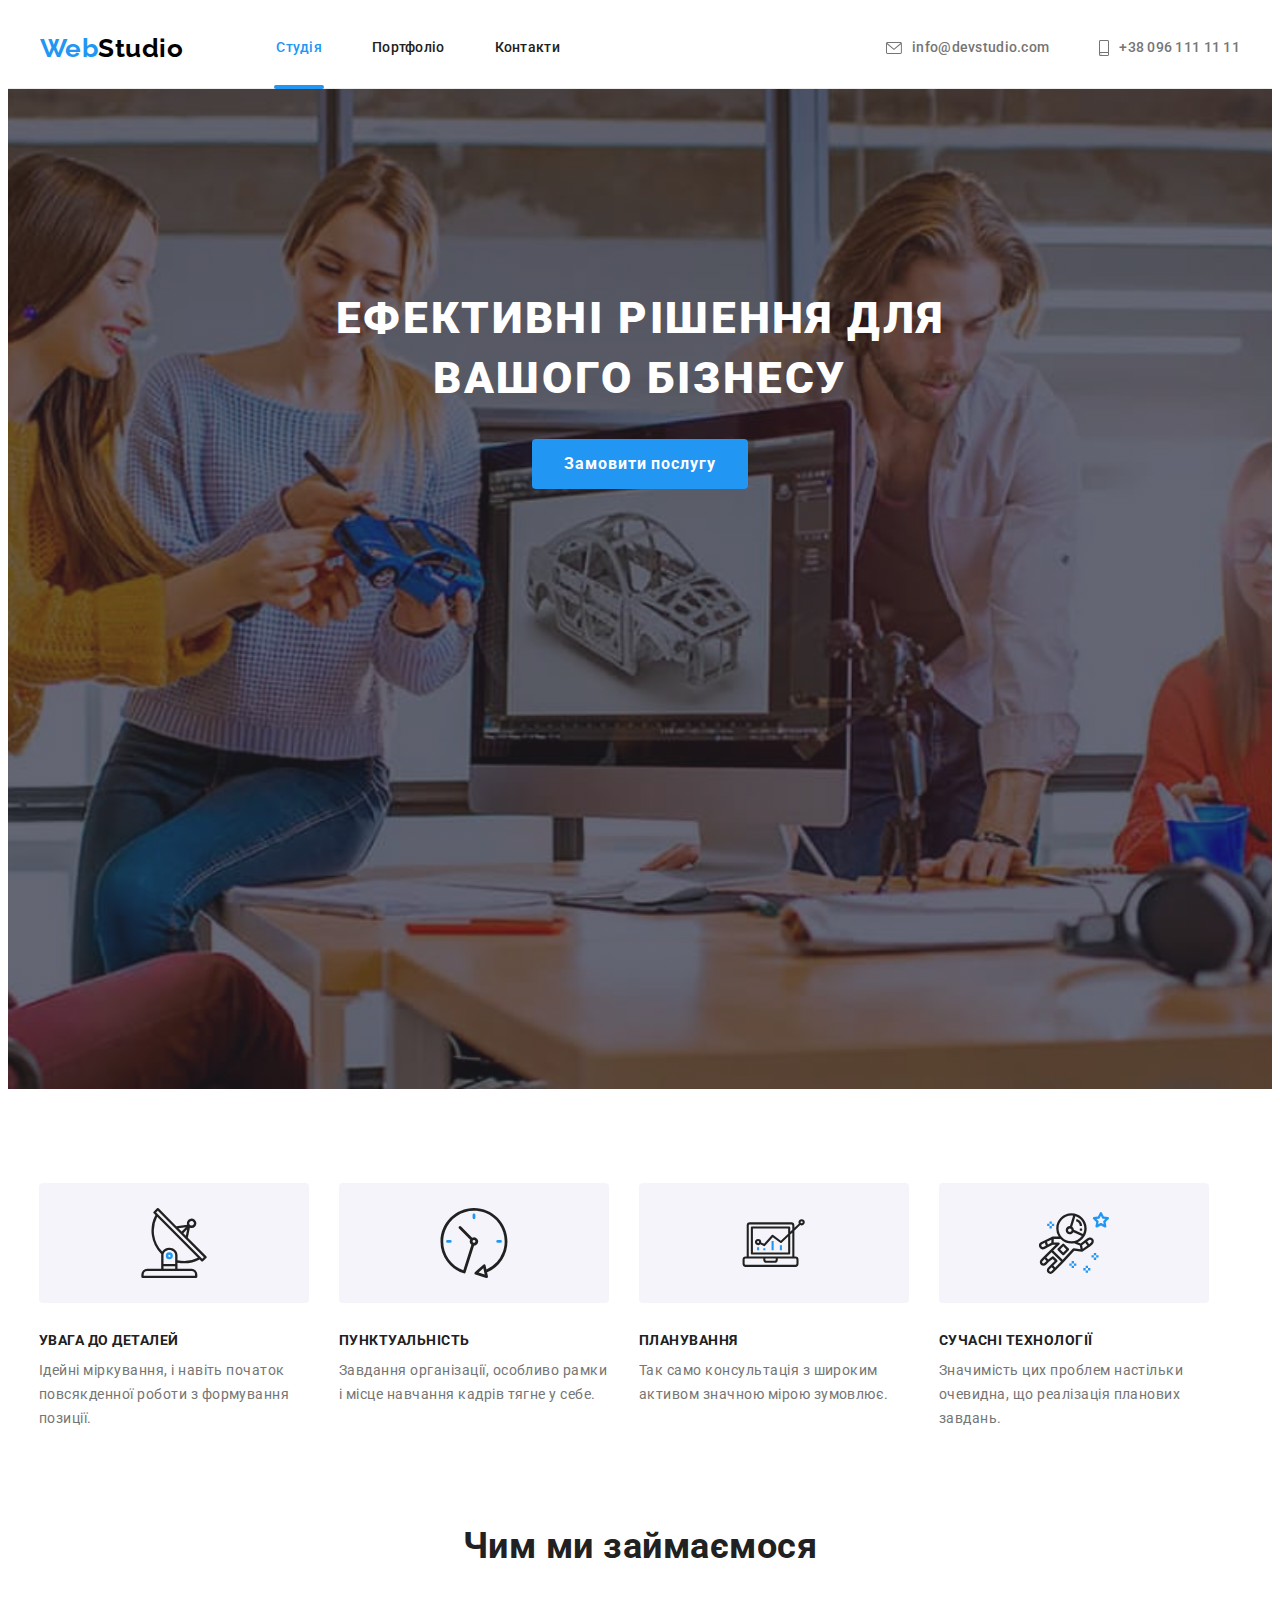
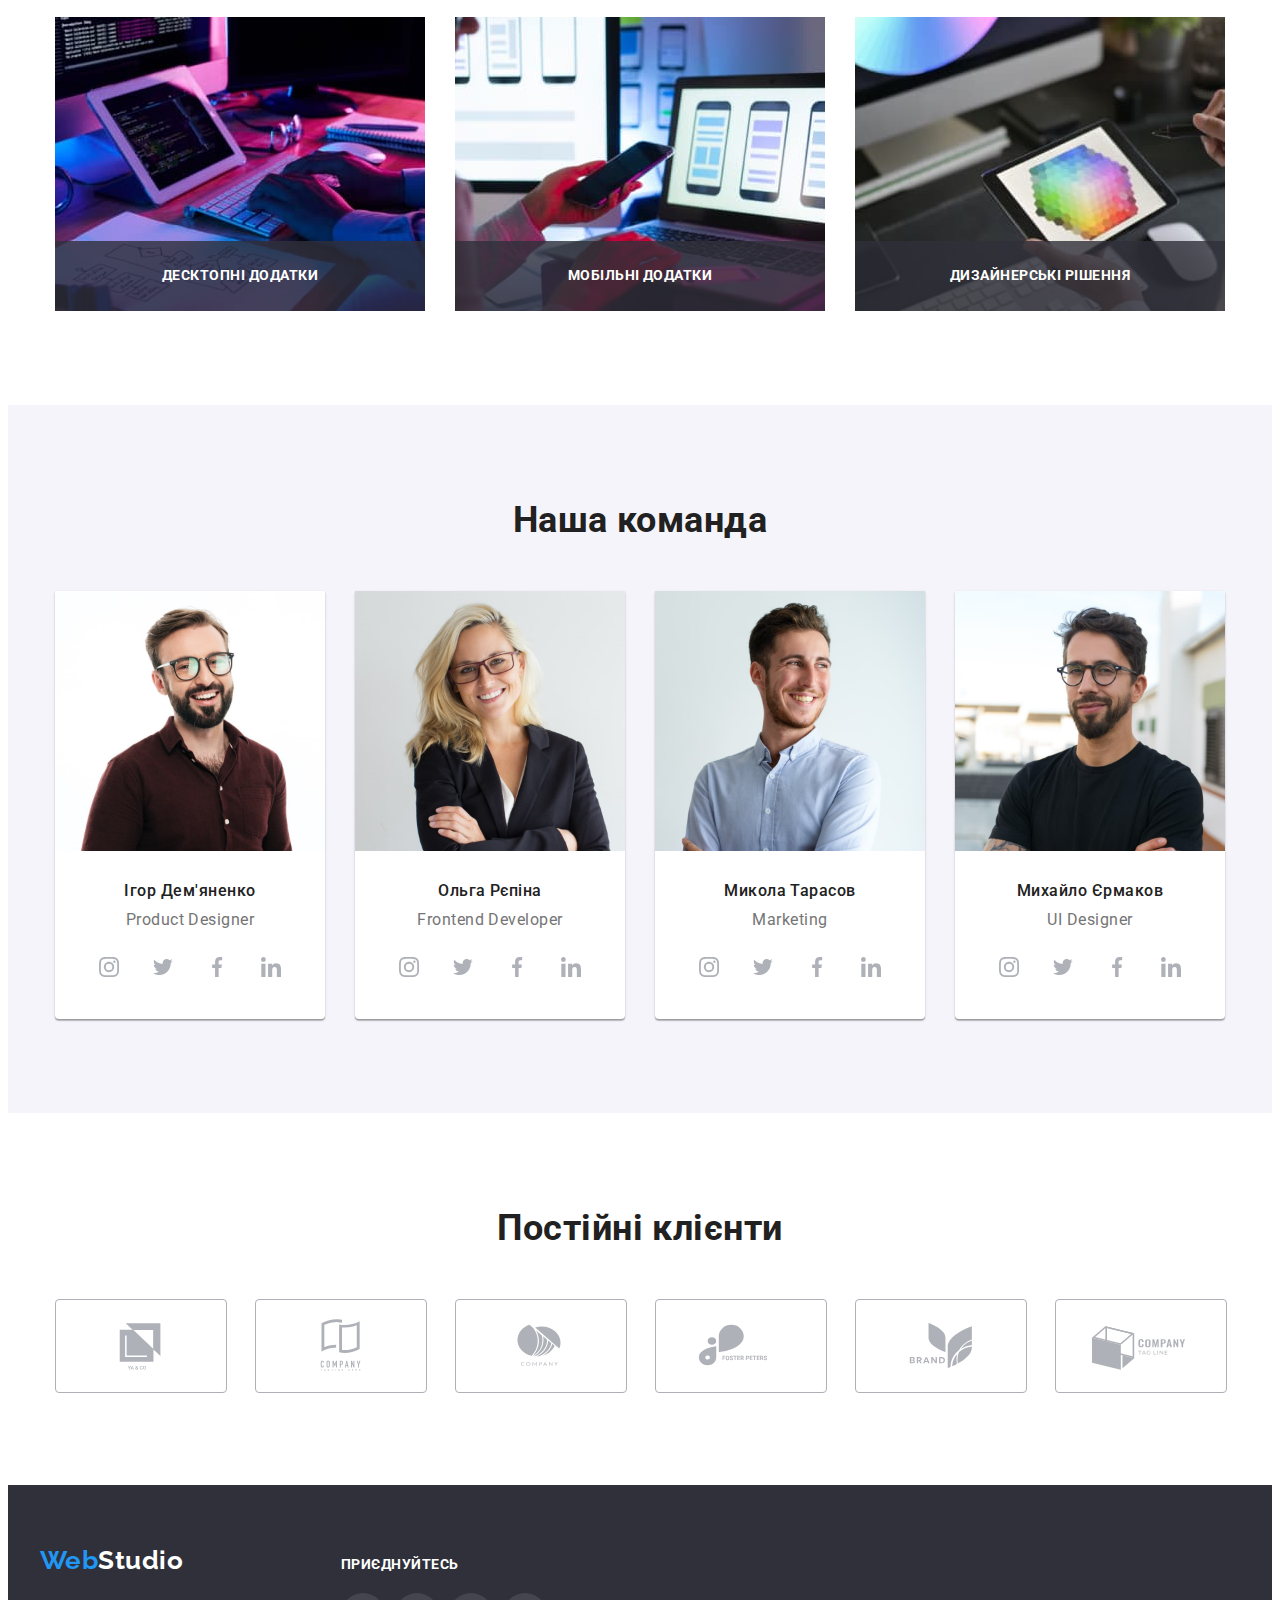
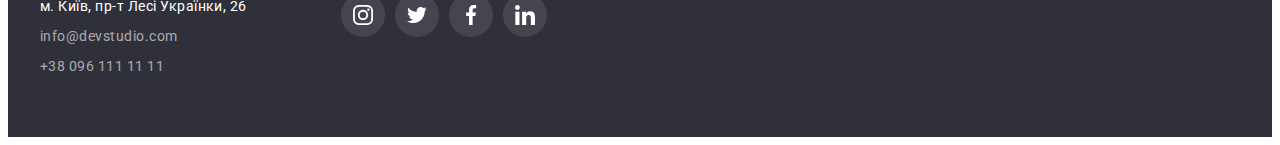
<file: index.html>
<!DOCTYPE html>
<html lang="uK">
  <head>
    <meta charset="UTF-8" />
    <meta http-equiv="X-UA-Compatible" content="IE=edge" />
    <meta name="viewport" content="width=device-width, initial-scale=1.0" />
    <title>Document</title>
    <!-- Fonts -->
    <link rel="preconnect" href="https://fonts.googleapis.com" />
    <link rel="preconnect" href="https://fonts.gstatic.com" crossorigin />
    <link
      href="https://fonts.googleapis.com/css2?family=Raleway:wght@700&family=Roboto:wght@400;500;700;900&display=swap"
      rel="stylesheet"
    />
    <!-- Modern normalize -->
    <link
      rel="stylesheet"
      href="https://cdnjs.cloudflare.com/ajax/libs/modern-normalize/1.1.0/modern-normalize.min.css"
      integrity="sha512-wpPYUAdjBVSE4KJnH1VR1HeZfpl1ub8YT/NKx4PuQ5NmX2tKuGu6U/JRp5y+Y8XG2tV+wKQpNHVUX03MfMFn9Q=="
      crossorigin="anonymous"
      referrerpolicy="no-referrer"
    />
    <!-- Custom styles -->
    <link rel="stylesheet" href="./css/styles.css" />
  </head>

  <body>
    <header class="container-nav">
      <div class="container">
        <a href="./index.html" class="logo link"
          >Web<span class="accent">Studio</span></a
        >
        <nav>
          <ul class="site-nav list">
            <li class="nav-pages">
              <a href="./index.html" class="nav current">Студія</a>
            </li>
            <li class="nav-pages">
              <a href="./portfolio.html" class="nav">Портфоліо</a>
            </li>
            <li class="nav-pages"><a href="" class="nav">Контакти</a></li>
          </ul>
        </nav>

        <ul class="list nav-contacts">
          <li class="contacts-info">
            <a href="mailto:info@devstudio.com" class="contacts link">
              <svg class="contacts-icons" width="16" height="12">
                <use href="./images/icons.svg#icon-envelope-hover"></use>
              </svg>
              info@devstudio.com</a
            >
          </li>
          <li class="contacts-info">
            <a href="tel:+380961111111" class="contacts link">
              <svg class="contacts-icons" width="10" height="16">
                <use href="./images/icons.svg#icon-smartphone"></use>
              </svg>
              +38 096 111 11 11</a
            >
          </li>
        </ul>
      </div>
    </header>

    <main>
      <section class="hero section">
        <div class="container container-hero">
          <h1 class="hero-title">Ефективні рішення для вашого бізнесу</h1>
          <button type="button" class="hero-btn" data-modal-open>
            Замовити послугу
          </button>
        </div>
      </section>

      <section class="benefits section">
        <div class="container">
          <h2 class="visually-hidden">benefits</h2>
          <ul class="list list-benefits">
            <li class="sublist-benefits">
              <div class="benefits-icon">
                <svg class="" width="70" height="70">
                  <use href="./images/icons.svg#icon-antenna"></use>
                </svg>
              </div>
              <h3 class="benefits-title">Увага до деталей</h3>
              <p class="benefits-dsc">
                Ідейні міркування, і навіть початок повсякденної роботи з
                формування позиції.
              </p>
            </li>
            <li class="sublist-benefits">
              <div class="benefits-icon">
                <svg class="" width="70" height="70">
                  <use href="./images/icons.svg#icon-clock"></use>
                </svg>
              </div>
              <h3 class="benefits-title">Пунктуальність</h3>
              <p class="benefits-dsc">
                Завдання організації, особливо рамки і місце навчання кадрів
                тягне у себе.
              </p>
            </li>
            <li class="sublist-benefits">
              <div class="benefits-icon">
                <svg class="" width="70" height="70">
                  <use href="./images/icons.svg#icon-diagram"></use>
                </svg>
              </div>
              <h3 class="benefits-title">Планування</h3>
              <p class="benefits-dsc">
                Так само консультація з широким активом значною мірою зумовлює.
              </p>
            </li>
            <li class="sublist-benefits">
              <div class="benefits-icon">
                <svg class="" width="70" height="70">
                  <use href="./images/icons.svg#icon-astronaut"></use>
                </svg>
              </div>
              <h3 class="benefits-title">Сучасні технології</h3>
              <p class="benefits-dsc">
                Значимість цих проблем настільки очевидна, що реалізація
                планових завдань.
              </p>
            </li>
          </ul>
        </div>
      </section>

      <section class="section no-padding-top">
        <div class="container container-work">
          <h2 class="work">Чим ми займаємося</h2>
          <ul class="list list-work">
            <li class="sublist-work">
              <img src="./images/img.jpg" alt="hands on keyboard" width="370" />
              <h2 class="sublist-work-dscr">Десктопні додатки</h2>
            </li>
            <li class="sublist-work">
              <img
                src="./images/img-2.jpg"
                alt="phones on laptop"
                width="370"
              />
              <h2 class="sublist-work-dscr">Мобільні додатки</h2>
            </li>
            <li class="sublist-work">
              <img src="./images/img-3.jpg" alt="tablet" width="370" />
              <h2 class="sublist-work-dscr">Дизайнерські рішення</h2>
            </li>
          </ul>
        </div>
      </section>

      <section class="team section">
        <div class="container container-team">
          <h2 class="team-title">Наша команда</h2>
          <ul class="list list-team">
            <li class="team-border">
              <img
                src="./images/img-4.jpg"
                alt="product designer"
                width="270"
              />
              <div class="team-dscr">
                <h3 class="team-name">Ігор Дем'яненко</h3>
                <p class="team-position">Product Designer</p>
                <ul class="list socials">
                  <li class="soclinks-item">
                    <a
                      href=""
                      class="social-link link"
                      target="_blank"
                      rel="noopener noreferrer"
                      aria-label="instagram"
                    >
                      <svg class="" width="20" height="20">
                        <use href="./images/icons.svg#icon-instagram"></use>
                      </svg>
                    </a>
                  </li>
                  <li class="soclinks-item">
                    <a
                      href=""
                      class="social-link link"
                      target="_blank"
                      rel="noopener noreferrer"
                      aria-label="instagram"
                    >
                      <svg class="" width="20" height="20">
                        <use href="./images/icons.svg#icon-twitter"></use>
                      </svg>
                    </a>
                  </li>
                  <li class="soclinks-item">
                    <a
                      href=""
                      class="social-link link"
                      target="_blank"
                      rel="noopener noreferrer"
                      aria-label="instagram"
                    >
                      <svg class="" width="20" height="20">
                        <use href="./images/icons.svg#icon-facebook"></use>
                      </svg>
                    </a>
                  </li>
                  <li class="soclinks-item">
                    <a
                      href=""
                      class="social-link link"
                      target="_blank"
                      rel="noopener noreferrer"
                      aria-label="instagram"
                    >
                      <svg class="" width="20" height="20">
                        <use href="./images/icons.svg#icon-linkedin"></use>
                      </svg>
                    </a>
                  </li>
                </ul>
              </div>
            </li>
            <li class="team-border">
              <img
                src="./images/img-5.jpg"
                alt="frontend developer"
                width="270"
              />
              <div class="team-dscr">
                <h3 class="team-name">Ольга Рєпіна</h3>
                <p class="team-position">Frontend Developer</p>
                <ul class="list socials">
                  <li class="soclinks-item">
                    <a
                      href=""
                      class="social-link link"
                      target="_blank"
                      rel="noopener noreferrer"
                      aria-label="instagram"
                    >
                      <svg class="" width="20" height="20">
                        <use href="./images/icons.svg#icon-instagram"></use>
                      </svg>
                    </a>
                  </li>
                  <li class="soclinks-item">
                    <a
                      href=""
                      class="social-link link"
                      target="_blank"
                      rel="noopener noreferrer"
                      aria-label="instagram"
                    >
                      <svg class="" width="20" height="20">
                        <use href="./images/icons.svg#icon-twitter"></use>
                      </svg>
                    </a>
                  </li>
                  <li class="soclinks-item">
                    <a
                      href=""
                      class="social-link link"
                      target="_blank"
                      rel="noopener noreferrer"
                      aria-label="instagram"
                    >
                      <svg class="" width="20" height="20">
                        <use href="./images/icons.svg#icon-facebook"></use>
                      </svg>
                    </a>
                  </li>
                  <li class="soclinks-item">
                    <a
                      href=""
                      class="social-link link"
                      target="_blank"
                      rel="noopener noreferrer"
                      aria-label="instagram"
                    >
                      <svg class="" width="20" height="20">
                        <use href="./images/icons.svg#icon-linkedin"></use>
                      </svg>
                    </a>
                  </li>
                </ul>
              </div>
            </li>

            <li class="team-border">
              <img src="./images/img-6.jpg" alt="marketing" width="270" />
              <div class="team-dscr">
                <h3 class="team-name">Микола Тарасов</h3>
                <p class="team-position">Marketing</p>
                <ul class="list socials">
                  <li class="soclinks-item">
                    <a
                      href=""
                      class="social-link link"
                      target="_blank"
                      rel="noopener noreferrer"
                      aria-label="instagram"
                    >
                      <svg class="" width="20" height="20">
                        <use href="./images/icons.svg#icon-instagram"></use>
                      </svg>
                    </a>
                  </li>
                  <li class="soclinks-item">
                    <a
                      href=""
                      class="social-link link"
                      target="_blank"
                      rel="noopener noreferrer"
                      aria-label="instagram"
                    >
                      <svg class="" width="20" height="20">
                        <use href="./images/icons.svg#icon-twitter"></use>
                      </svg>
                    </a>
                  </li>
                  <li class="soclinks-item">
                    <a
                      href=""
                      class="social-link link"
                      target="_blank"
                      rel="noopener noreferrer"
                      aria-label="instagram"
                    >
                      <svg class="" width="20" height="20">
                        <use href="./images/icons.svg#icon-facebook"></use>
                      </svg>
                    </a>
                  </li>
                  <li class="soclinks-item">
                    <a
                      href=""
                      class="social-link link"
                      target="_blank"
                      rel="noopener noreferrer"
                      aria-label="instagram"
                    >
                      <svg class="" width="20" height="20">
                        <use href="./images/icons.svg#icon-linkedin"></use>
                      </svg>
                    </a>
                  </li>
                </ul>
              </div>
            </li>
            <li class="team-border">
              <img src="./images/img-7.jpg" alt="ui designer" width="270" />
              <div class="team-dscr">
                <h3 class="team-name">Михайло Єрмаков</h3>
                <p class="team-position">UI Designer</p>
                <ul class="list socials">
                  <li class="soclinks-item">
                    <a
                      href=""
                      class="social-link link"
                      target="_blank"
                      rel="noopener noreferrer"
                      aria-label="instagram"
                    >
                      <svg class="" width="20" height="20">
                        <use href="./images/icons.svg#icon-instagram"></use>
                      </svg>
                    </a>
                  </li>
                  <li class="soclinks-item">
                    <a
                      href=""
                      class="social-link link"
                      target="_blank"
                      rel="noopener noreferrer"
                      aria-label="instagram"
                    >
                      <svg class="" width="20" height="20">
                        <use href="./images/icons.svg#icon-twitter"></use>
                      </svg>
                    </a>
                  </li>
                  <li class="soclinks-item">
                    <a
                      href=""
                      class="social-link link"
                      target="_blank"
                      rel="noopener noreferrer"
                      aria-label="instagram"
                    >
                      <svg class="" width="20" height="20">
                        <use href="./images/icons.svg#icon-facebook"></use>
                      </svg>
                    </a>
                  </li>
                  <li class="soclinks-item">
                    <a
                      href=""
                      class="social-link link"
                      target="_blank"
                      rel="noopener noreferrer"
                      aria-label="instagram"
                    >
                      <svg class="" width="20" height="20">
                        <use href="./images/icons.svg#icon-linkedin"></use>
                      </svg>
                    </a>
                  </li>
                </ul>
              </div>
            </li>
          </ul>
        </div>
      </section>
    </main>

    <section class="section">
      <div class="container container-clients">
        <h2 class="clients">Постійні клієнти</h2>
        <ul class="list clients-list">
          <li class="clients-item">
            <a
              href=""
              class="link clients-link"
              target="_blank"
              rel="noopener noreferrer"
              aria-label="instagram"
            >
              <svg class="" width="106" height="60">
                <use href="./images/icons.svg#icon-Logo1"></use>
              </svg>
            </a>
          </li>
          <li class="clients-item">
            <a
              href=""
              class="link clients-link"
              target="_blank"
              rel="noopener noreferrer"
              aria-label="instagram"
            >
              <svg class="" width="106" height="60">
                <use href="./images/icons.svg#icon-Logo2"></use>
              </svg>
            </a>
          </li>
          <li class="clients-item">
            <a
              href=""
              class="link clients-link"
              target="_blank"
              rel="noopener noreferrer"
              aria-label="instagram"
            >
              <svg class="" width="106" height="60">
                <use href="./images/icons.svg#icon-Logo3"></use>
              </svg>
            </a>
          </li>
          <li class="clients-item">
            <a
              href=""
              class="link clients-link"
              target="_blank"
              rel="noopener noreferrer"
              aria-label="instagram"
            >
              <svg class="" width="106" height="60">
                <use href="./images/icons.svg#icon-Logo4"></use>
              </svg>
            </a>
          </li>
          <li class="clients-item">
            <a
              href=""
              class="link clients-link"
              target="_blank"
              rel="noopener noreferrer"
              aria-label="instagram"
            >
              <svg class="" width="106" height="60">
                <use href="./images/icons.svg#icon-Logo5"></use>
              </svg>
            </a>
          </li>
          <li class="clients-item">
            <a
              href=""
              class="link clients-link"
              target="_blank"
              rel="noopener noreferrer"
              aria-label="instagram"
            >
              <svg class="" width="106" height="60">
                <use href="./images/icons.svg#icon-Logo6"></use>
              </svg>
            </a>
          </li>
        </ul>
      </div>
    </section>

    <footer class="footer">
      <div class="container container-footer">
        <div class="footer-adress">
          <a href="./index.html" class="logo link"
            >Web<span class="logo-footer">Studio</span></a
          >
          <address>
            <ul class="list">
              <li class="sublist-footer">
                <a
                  class="adress link"
                  href="https://www.google.com/maps/place/бул.+Леси+Украинки,+26,+Киев,+02000/@50.4265807,30.5361971,17z/data=!3m1!4b1!4m5!3m4!1s0x40d4cf0e033ecbe9:0x57a4dffefec77da0!8m2!3d50.4265807!4d30.5383858"
                  target="_blank"
                  rel="noopener noreferrer"
                  >м. Київ, пр-т Лесі Українки, 26</a
                >
              </li>
              <li class="sublist-footer">
                <a href="mailto:info@devstudio.com" class="tel-footer link"
                  >info@devstudio.com</a
                >
              </li>
              <li class="sublist-footer">
                <a href="tel:+380961111111" class="tel-footer link"
                  >+38 096 111 11 11</a
                >
              </li>
            </ul>
          </address>
        </div>
        <div class="block-footer">
          <strong class="join">приєднуйтесь</strong>
          <ul class="list social-link-footer">
            <li class="links-footer-item">
              <a
                href=""
                class="links-footer link"
                target="_blank"
                rel="noopener noreferrer"
                aria-label="instagram"
              >
                <svg class="" width="20" height="20">
                  <use href="./images/icons.svg#icon-instagram1"></use>
                </svg>
              </a>
            </li>
            <li class="links-footer-item">
              <a
                href=""
                class="links-footer link"
                target="_blank"
                rel="noopener noreferrer"
                aria-label="instagram"
              >
                <svg class="" width="20" height="20">
                  <use href="./images/icons.svg#icon-twitter1"></use>
                </svg>
              </a>
            </li>
            <li class="links-footer-item">
              <a
                href=""
                class="links-footer link"
                target="_blank"
                rel="noopener noreferrer"
                aria-label="instagram"
              >
                <svg class="" width="20" height="20">
                  <use href="./images/icons.svg#icon-facebook1"></use>
                </svg>
              </a>
            </li>
            <li class="links-footer-item">
              <a
                href=""
                class="links-footer link"
                target="_blank"
                rel="noopener noreferrer"
                aria-label="instagram"
              >
                <svg class="" width="20" height="20">
                  <use href="./images/icons.svg#icon-linkedin1"></use>
                </svg>
              </a>
            </li>
          </ul>
        </div>
      </div>
    </footer>

    <div class="backdrop is-hidden" data-modal>
      <div class="modal">
        <button class="modal-btn" data-modal-close>
          <svg class="modal-close" width="18" height="18">
            <use href="./images/icons.svg#icon-close"></use>
          </svg>
        </button>
      </div>
    </div>
    <script src="./js/modal.js"></script>
  </body>
</html>
</file>
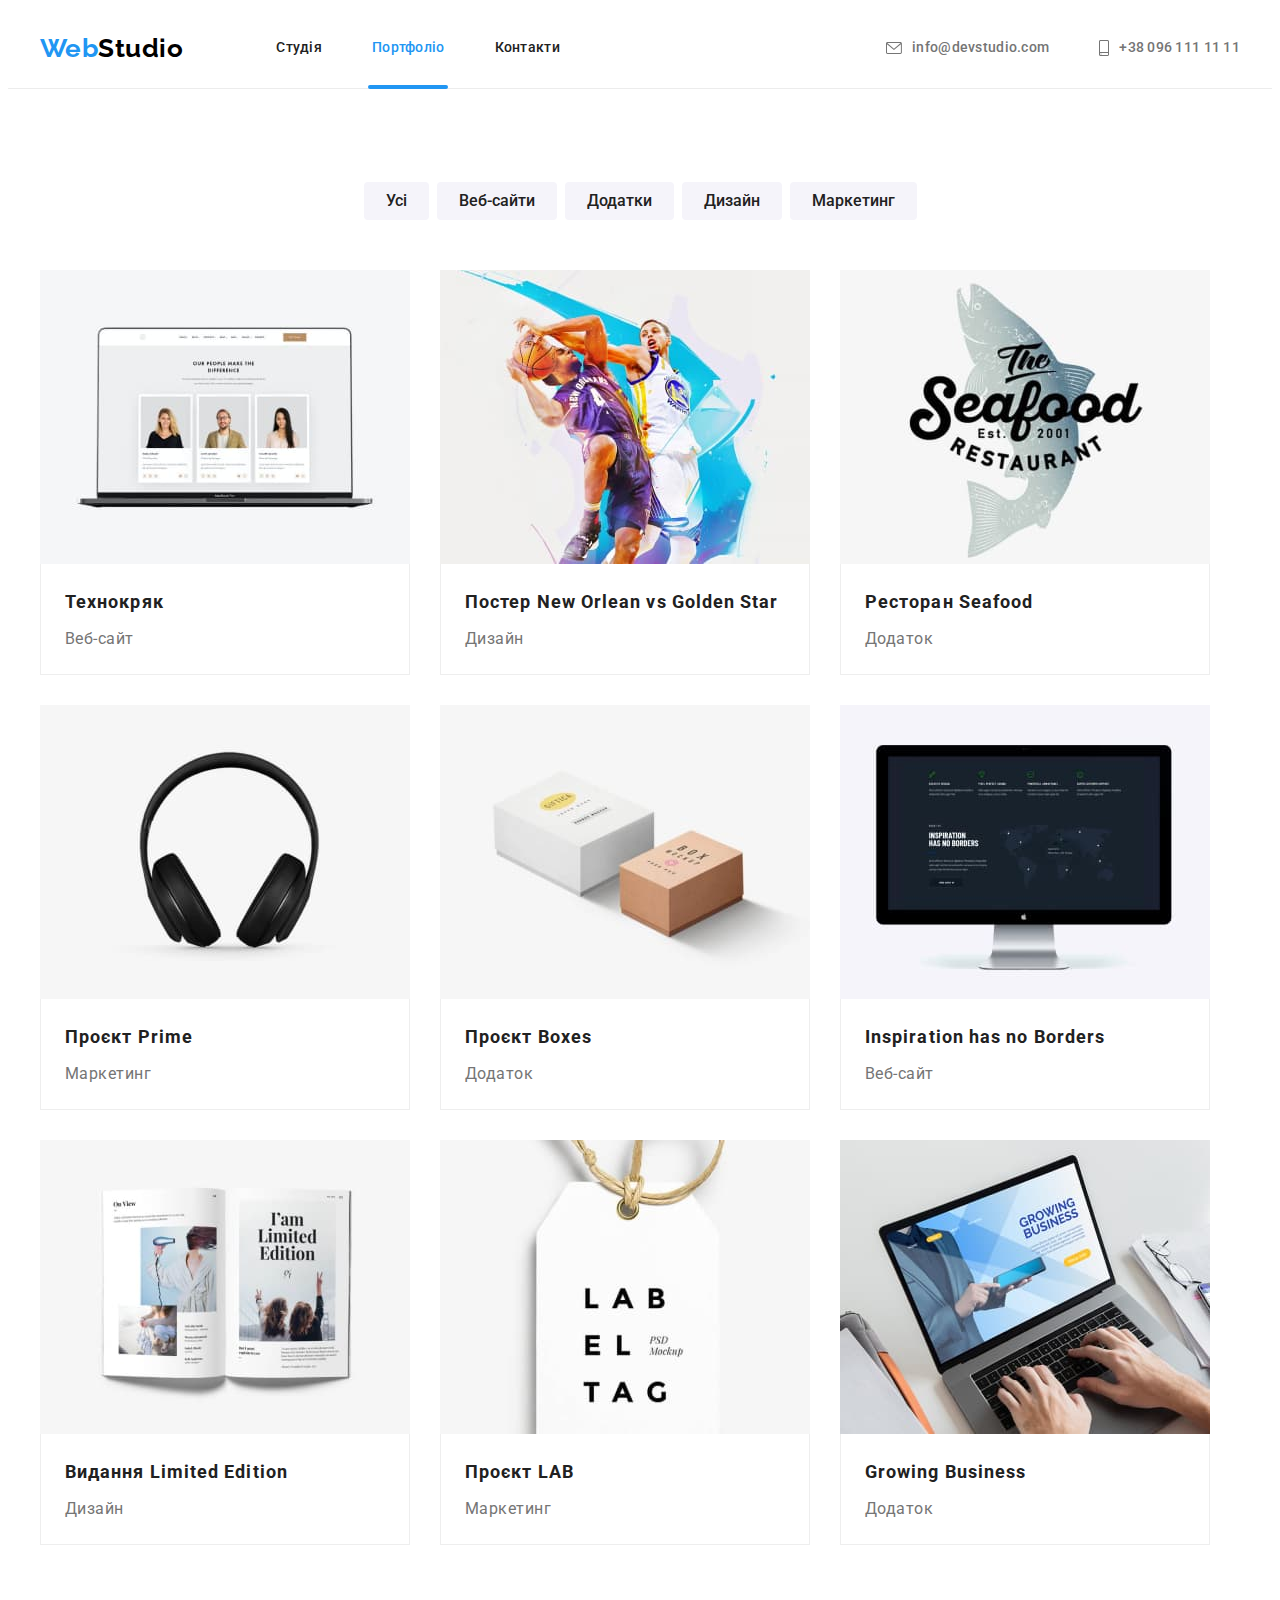
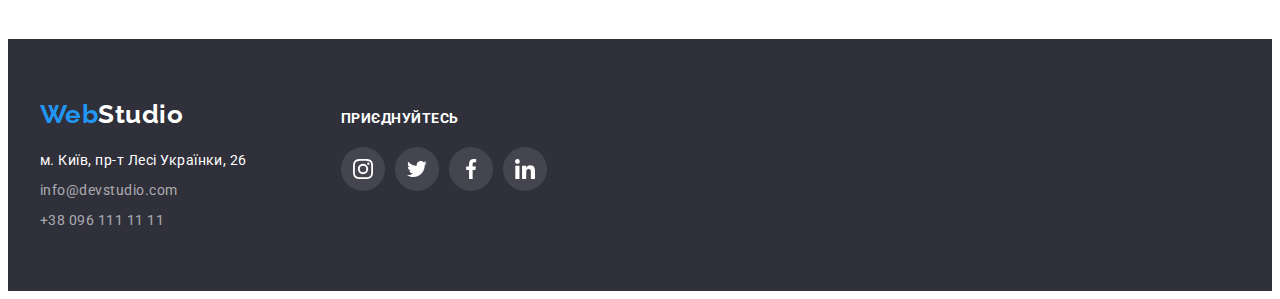
<file: portfolio.html>
<!DOCTYPE html>
<html lang="uk">
  <head>
    <meta charset="UTF-8" />
    <meta http-equiv="X-UA-Compatible" content="IE=edge" />
    <meta name="viewport" content="width=device-width, initial-scale=1.0" />
    <title>Document</title>
    <!-- Fonts -->
    <link rel="preconnect" href="https://fonts.googleapis.com" />
    <link rel="preconnect" href="https://fonts.gstatic.com" crossorigin />
    <link
      href="https://fonts.googleapis.com/css2?family=Raleway:wght@700&family=Roboto:wght@400;500;700;900&display=swap"
      rel="stylesheet"
    />
    <!-- Modern normalize -->
    <link
      rel="stylesheet"
      href="https://cdnjs.cloudflare.com/ajax/libs/modern-normalize/1.1.0/modern-normalize.min.css"
      integrity="sha512-wpPYUAdjBVSE4KJnH1VR1HeZfpl1ub8YT/NKx4PuQ5NmX2tKuGu6U/JRp5y+Y8XG2tV+wKQpNHVUX03MfMFn9Q=="
      crossorigin="anonymous"
      referrerpolicy="no-referrer"
    />
    <!-- Custom styles -->
    <link rel="stylesheet" href="./css/styles.css" />
  </head>

  <body>
    <header class="container-nav">
      <div class="container">
        <a href="./index.html" class="logo link"
          >Web<span class="accent">Studio</span></a
        >
        <nav>
          <ul class="site-nav list">
            <li class="nav-pages">
              <a href="./index.html" class="nav">Студія</a>
            </li>
            <li class="nav-pages">
              <a href="./portfolio.html" class="nav current">Портфоліо</a>
            </li>
            <li class="nav-pages"><a href="" class="nav">Контакти</a></li>
          </ul>
        </nav>

        <ul class="list nav-contacts">
          <li class="contacts-info">
            <a href="mailto:info@devstudio.com" class="contacts link">
              <svg class="contacts-icons" width="16" height="12">
                <use href="./images/icons.svg#icon-envelope-hover"></use>
              </svg>
              info@devstudio.com</a
            >
          </li>
          <li class="contacts-info">
            <a href="tel:+380961111111" class="contacts link">
              <svg class="contacts-icons" width="10" height="16">
                <use href="./images/icons.svg#icon-smartphone"></use>
              </svg>
              +38 096 111 11 11</a
            >
          </li>
        </ul>
      </div>
    </header>

    <main>
      <section class="section">
        <div class="container container-portfolio">
          <h1 class="visually-hidden">portfolio</h1>
          <ul class="list portfolio-nav">
            <li>
              <button type="button" class="portfolio-btn">Усі</button>
            </li>
            <li>
              <button type="button" class="portfolio-btn">Веб-сайти</button>
            </li>
            <li>
              <button type="button" class="portfolio-btn">Додатки</button>
            </li>
            <li>
              <button type="button" class="portfolio-btn">Дизайн</button>
            </li>
            <li>
              <button type="button" class="portfolio-btn">Маркетинг</button>
            </li>
          </ul>

          <ul class="portfolio-card-list list">
            <li class="portfolio-card-item">
              <a href="" class="link portfolio-link">
                <div class="portfolio-overlay">
                  <img
                    src="./images/images2page/img.jpg"
                    alt="texnocriak"
                    width="370"
                    height="294"
                  />
                  <p class="overlay-text">
                    Ресурс пропонує комплексні пропозиції з різним рівнем
                    функціоналу та сервісів. Все це дозволить відвідувачу
                    отримати вичерпні відомості про компанію чи приватну особу.
                  </p>
                </div>
                <div class="border">
                  <h2 class="portfolio-title">Технокряк</h2>
                  <p class="portfolio-dscr">Веб-сайт</p>
                </div>
              </a>
            </li>
            <li class="portfolio-card-item">
              <a href="" class="link portfolio-link">
                <div class="portfolio-overlay">
                  <img
                    src="./images/images2page/img-2.jpg"
                    alt="poster"
                    width="370"
                    height="294"
                  />
                  <p class="overlay-text">
                    Ресурс пропонує комплексні пропозиції з різним рівнем
                    функціоналу та сервісів. Все це дозволить відвідувачу
                    отримати вичерпні відомості про компанію чи приватну особу.
                  </p>
                </div>
                <div class="border">
                  <h2 class="portfolio-title">
                    Постер New Orlean vs Golden Star
                  </h2>
                  <p class="portfolio-dscr">Дизайн</p>
                </div>
              </a>
            </li>
            <li class="portfolio-card-item">
              <a href="" class="link portfolio-link">
                <div class="portfolio-overlay">
                  <img
                    src="./images/images2page/img-3.jpg"
                    alt="restoran"
                    width="370"
                    height="294"
                  />
                  <p class="overlay-text">
                    Ресурс пропонує комплексні пропозиції з різним рівнем
                    функціоналу та сервісів. Все це дозволить відвідувачу
                    отримати вичерпні відомості про компанію чи приватну особу.
                  </p>
                </div>
                <div class="border">
                  <h2 class="portfolio-title">Ресторан Seafood</h2>
                  <p class="portfolio-dscr">Додаток</p>
                </div>
              </a>
            </li>
            <li class="portfolio-card-item">
              <a href="" class="link portfolio-link">
                <div class="portfolio-overlay">
                  <img
                    src="./images/images2page/img-4.jpg"
                    alt="project prime"
                    width="370"
                    height="294"
                  />
                  <p class="overlay-text">
                    Ресурс пропонує комплексні пропозиції з різним рівнем
                    функціоналу та сервісів. Все це дозволить відвідувачу
                    отримати вичерпні відомості про компанію чи приватну особу.
                  </p>
                </div>
                <div class="border">
                  <h2 class="portfolio-title">Проєкт Prime</h2>
                  <p class="portfolio-dscr">Маркетинг</p>
                </div>
              </a>
            </li>
            <li class="portfolio-card-item">
              <a href="" class="link portfolio-link">
                <div class="portfolio-overlay">
                  <img
                    src="./images/images2page/img-5.jpg"
                    alt="project boxes"
                    width="370"
                    height="294"
                  />
                  <p class="overlay-text">
                    Ресурс пропонує комплексні пропозиції з різним рівнем
                    функціоналу та сервісів. Все це дозволить відвідувачу
                    отримати вичерпні відомості про компанію чи приватну особу.
                  </p>
                </div>
                <div class="border">
                  <h2 class="portfolio-title">Проєкт Boxes</h2>
                  <p class="portfolio-dscr">Додаток</p>
                </div>
              </a>
            </li>
            <li class="portfolio-card-item">
              <a href="" class="link portfolio-link">
                <div class="portfolio-overlay">
                  <img
                    src="./images/images2page/img-6.jpg"
                    alt="monitor"
                    width="370"
                    height="294"
                  />
                  <p class="overlay-text">
                    Ресурс пропонує комплексні пропозиції з різним рівнем
                    функціоналу та сервісів. Все це дозволить відвідувачу
                    отримати вичерпні відомості про компанію чи приватну особу.
                  </p>
                </div>
                <div class="border">
                  <h2 class="portfolio-title">Inspiration has no Borders</h2>
                  <p class="portfolio-dscr">Веб-сайт</p>
                </div>
              </a>
            </li>
            <li class="portfolio-card-item">
              <a href="" class="link portfolio-link">
                <div class="portfolio-overlay">
                  <img
                    src="./images/images2page/img-7.jpg"
                    alt="book"
                    width="370"
                    height="294"
                  />
                  <p class="overlay-text">
                    Ресурс пропонує комплексні пропозиції з різним рівнем
                    функціоналу та сервісів. Все це дозволить відвідувачу
                    отримати вичерпні відомості про компанію чи приватну особу.
                  </p>
                </div>
                <div class="border">
                  <h2 class="portfolio-title">Видання Limited Edition</h2>
                  <p class="portfolio-dscr">Дизайн</p>
                </div>
              </a>
            </li>
            <li class="portfolio-card-item">
              <a href="" class="link portfolio-link">
                <div class="portfolio-overlay">
                  <img
                    src="./images/images2page/img-8.jpg"
                    alt="project lab"
                    width="370"
                    height="294"
                  />
                  <p class="overlay-text">
                    Ресурс пропонує комплексні пропозиції з різним рівнем
                    функціоналу та сервісів. Все це дозволить відвідувачу
                    отримати вичерпні відомості про компанію чи приватну особу.
                  </p>
                </div>
                <div class="border">
                  <h2 class="portfolio-title">Проєкт LAB</h2>
                  <p class="portfolio-dscr">Маркетинг</p>
                </div>
              </a>
            </li>
            <li class="portfolio-card-item">
              <a href="" class="link portfolio-link">
                <div class="portfolio-overlay">
                  <img
                    src="./images/images2page/img-9.jpg"
                    alt="growing business"
                    width="370"
                    height="294"
                  />
                  <p class="overlay-text">
                    Ресурс пропонує комплексні пропозиції з різним рівнем
                    функціоналу та сервісів. Все це дозволить відвідувачу
                    отримати вичерпні відомості про компанію чи приватну особу.
                  </p>
                </div>
                <div class="border">
                  <h2 class="portfolio-title">Growing Business</h2>
                  <p class="portfolio-dscr">Додаток</p>
                </div>
              </a>
            </li>
          </ul>
        </div>
      </section>
    </main>

    <footer class="footer">
      <div class="container container-footer">
        <div class="footer-adress">
          <a href="./index.html" class="logo link"
            >Web<span class="logo-footer">Studio</span></a
          >
          <address>
            <ul class="list">
              <li class="sublist-footer">
                <a
                  class="adress link"
                  href="https://www.google.com/maps/place/бул.+Леси+Украинки,+26,+Киев,+02000/@50.4265807,30.5361971,17z/data=!3m1!4b1!4m5!3m4!1s0x40d4cf0e033ecbe9:0x57a4dffefec77da0!8m2!3d50.4265807!4d30.5383858"
                  target="_blank"
                  rel="noopener noreferrer"
                  >м. Київ, пр-т Лесі Українки, 26</a
                >
              </li>
              <li class="sublist-footer">
                <a href="mailto:info@devstudio.com" class="tel-footer link"
                  >info@devstudio.com</a
                >
              </li>
              <li class="sublist-footer">
                <a href="tel:+380961111111" class="tel-footer link"
                  >+38 096 111 11 11</a
                >
              </li>
            </ul>
          </address>
        </div>
        <div class="block-footer">
          <strong class="join">приєднуйтесь</strong>
          <ul class="list social-link-footer">
            <li class="links-footer-item">
              <a
                href=""
                class="links-footer link"
                target="_blank"
                rel="noopener noreferrer"
                aria-label="instagram"
              >
                <svg class="" width="20" height="20">
                  <use href="./images/icons.svg#icon-instagram1"></use>
                </svg>
              </a>
            </li>
            <li class="links-footer-item">
              <a
                href=""
                class="links-footer link"
                target="_blank"
                rel="noopener noreferrer"
                aria-label="instagram"
              >
                <svg class="" width="20" height="20">
                  <use href="./images/icons.svg#icon-twitter1"></use>
                </svg>
              </a>
            </li>
            <li class="links-footer-item">
              <a
                href=""
                class="links-footer link"
                target="_blank"
                rel="noopener noreferrer"
                aria-label="instagram"
              >
                <svg class="" width="20" height="20">
                  <use href="./images/icons.svg#icon-facebook1"></use>
                </svg>
              </a>
            </li>
            <li class="links-footer-item">
              <a
                href=""
                class="links-footer link"
                target="_blank"
                rel="noopener noreferrer"
                aria-label="instagram"
              >
                <svg class="" width="20" height="20">
                  <use href="./images/icons.svg#icon-linkedin1"></use>
                </svg>
              </a>
            </li>
          </ul>
        </div>
      </div>
    </footer>
  </body>
</html>
</file>
<file: css/styles.css>
body{
    font-family: "Roboto", sans-serif;
    letter-spacing: 0.03em;
    background-color: #FFFFFF;
    color: #212121;
}

:root{
    --black: #000000;
    --brand-color: #2196F3;
    --white:#FFFFFF;
    --title-gray: #757575;
    --background-hero:#2F303A;
    --background: #F5F4FA;
    --border: #EEEEEE;
    --brand-black: #212121;
    --icons: #AFB1B8;
}

.container {
    display: flex;
    width: 1200px;
    padding-left: 15px;
    padding-right: 15px;
    margin-left: auto;
    margin-right: auto;
    align-items: center;
}

.section {
    padding-top: 94px;
    padding-bottom: 94px;
}

/* 
=============================================================================
Reset start 
=============================================================================
*/
h1,
h2,
h3,
h4,
h5,
h6,
p{
    margin: 0;
}

.link{
    text-decoration: none;
}

.list{
    list-style: none;
    margin: 0;
    padding: 0;
}

img{
    display: block;
    max-width: 100%;
    height: auto;
}

.visually-hidden {
    white-space: nowrap;
    width: 1px;
    height: 1px;
    overflow: hidden;
    border: 0;
    padding: 0;
    clip: rect(0 0 0 0);
    clip-path: inset(50%);
    margin: -1px;
}

.no-padding-top{
    padding-top: 0;
}
/* 
=============================================================================
Reset end 
=============================================================================
*/

/*
============================================================================= 
Logo
=============================================================================
*/

.accent {
    color: var(--black); 
}

.logo {
    margin-right: 93px;
}

.logo,
.logo-footer {
    font-family: 'Raleway';
    font-style: normal;
    font-weight: 700;
    font-size: 26px;
    line-height: 1.19;

    color: var(--brand-color);
}

/*
=============================================================================
Header 
=============================================================================
*/

.container-nav {
    border-bottom: 1px solid #ECECEC;
}

.nav-pages:not(:last-child) {
    margin-right: 50px;
}

.site-nav .nav.current {
    color: var(--brand-color);
    position: relative;
}

.site-nav .nav.current::after{
    content: "";
    position: absolute;
    background-color: var(--brand-color);
    width: 110%;
    height: 4px;
    bottom: -1px;
    left: -5%;
    border-radius: 2px;

}

.site-nav {
    display: flex;
}

.nav,
.contacts {
    display: block;
    padding-top: 32px;
    padding-bottom: 32px;

    font-weight: 500;
    font-size: 14px;
    line-height: 1.14;
    letter-spacing: 0.02em;
    text-decoration: none;
    color: var(--brand-black);

    transition: color 250ms cubic-bezier(0.4, 0, 0.2, 1);
}

.contacts{
    display: flex;
    align-items: center;
    gap: 10px;
    color: var(--title-gray);
}

.nav:hover,
.nav:focus,
.tel-footer:hover,
.tel-footer:focus,
.contacts:hover,
.contacts:focus,
.adress:hover,
.adress:focus {
    color: var(--brand-color);
}

.contacts-info:first-child {
    margin-right: 50px;
}

.nav-contacts {
    display: flex;
    margin-left: auto;
}

/*
=============================================================================
Main Page
=============================================================================
*/


/* 
=============================================================================
Hero 
=============================================================================
*/

.hero,
footer {
    background-color: var(--background-hero);
}

.hero{
    padding-top: 200px;
    padding-bottom: 200px;
    background-image: linear-gradient(rgba(47, 48, 58, 0.4), rgba(47, 48, 58, 0.4)),
    url(../images/background.jpg);
    background-repeat: no-repeat;
    background-size: cover;
    background-position: center;
    max-width: 1600px;
    height: 600px;
    margin-right: auto;
    margin-left: auto;
}

.container-hero {
    display: block
}

.hero-title {
    width: 696px;
    margin-left: auto;
    margin-right: auto;
    margin-bottom: 30px;

    font-weight: 900;
    font-size: 44px;
    line-height: 1.36;
    text-align: center;
    letter-spacing: 0.06em;
    text-transform: uppercase;

    color: var(--white);
}

.hero-btn {
    display: block;
    margin: 0 auto;
    padding: 10px 32px;
    border-radius: 4px;

    font-family: inherit;
    font-style: normal;
    font-weight: 700;
    font-size: 16px;
    line-height: 1.88;
    letter-spacing: 0.06em;
    cursor: pointer;
    border: none;

    color: var(--white);
    background-color: var(--brand-color);
}

/* 
=============================================================================
Benefits 
=============================================================================
*/

.list-benefits {
    display: flex;
    align-items: flex-start;
}

.sublist-benefits {
    width: 270px;
}

.sublist-benefits:not(:last-child) {
    margin-right: 30px;
}

.benefits-title, .sublist-work-dscr {
    font-size: 14px;
    line-height: 1.14;
    text-transform: uppercase;
    margin-bottom: 10px;
}

.benefits-dsc {
    font-size: 14px;
    line-height: 1.71;

    color: var(--title-gray);
}

/* 
=============================================================================
Works 
=============================================================================
*/

.container-work {
    display: flex;
    flex-direction: column;
}

.work,
.team-title,
.clients {
    font-size: 36px;
    line-height: 1.17;
    text-align: center;
    margin-bottom: 50px;
}

.list-work {
    display: flex;
    align-items: center;
}

.sublist-work:not(:last-child) {
    margin-right: 30px;
}

.sublist-work-dscr {
    position: absolute;
    bottom: 0;
    width: 100%;
    min-height: 70px;
    margin: 0;

    display: flex;
    justify-content: center;
    align-items: center;

    color: #FFFFFF;
    background-color: rgba(47, 48, 58, 0.8);
}

.sublist-work {
    position: relative;
}

/* 
=============================================================================
Team
=============================================================================
 */

.team {
    background: var(--background);
}

.container-team {
    display: flex;
    flex-direction: column;
}

.list-team {
    display: flex;
}

.team-border {
    box-shadow: 0px 1px 3px rgba(0, 0, 0, 0.12), 0px 1px 1px rgba(0, 0, 0, 0.14), 0px 2px 1px rgba(0, 0, 0, 0.2);
    border-radius: 0px 0px 4px 4px;
    background-color: var(--white);
}

.team-border:not(:last-child) {
    margin-right: 30px;
}

.team-dscr {
    padding-top: 30px;
    padding-bottom: 30px;
}

.team-name {
    font-weight: 500;
    font-size: 16px;
    line-height: 1.19;
    text-align: center;
    margin-bottom: 10px;
}

.team-position {
    font-size: 16px;
    line-height: 1.19;
    text-align: center;

    color: var(--title-gray);

    margin-bottom: 16px;
}

/* 
=============================================================================
Footer
=============================================================================
*/

.container-footer {
    display: flex;
    align-items: baseline;
    gap: 70px;
}

.footer{
    padding-top: 60px;
    padding-bottom: 60px;
}

.logo-footer {
    color: var(--white);
}

.sublist-footer:not(:last-child) {
    margin-bottom: 9px;
}

.adress,
.tel-footer {
    font-style: normal;
    font-size: 14px;
    line-height: 1.5;

    color: var(--white);

    transition: color 250ms cubic-bezier(0.4, 0, 0.2, 1);
}

.tel-footer {
    color: rgba(255, 255, 255, 0.6);

    transition: color 250ms cubic-bezier(0.4, 0, 0.2, 1);
}

.container-footer .logo {
    display: flex;
    margin-bottom: 20px;
    margin-right: 0;
}

.footer-adress {
    min-width: 231px;
}

.join {
    font-size: 14px;
    line-height: 1.14;
    text-transform: uppercase;
    font-style: normal;

    color: var(--white);

    margin-bottom: 20px;
}

/*
=============================================================================
Portfolio page
=============================================================================
*/

.container-portfolio {
    display: flex;
    flex-direction: column;
}

.portfolio-nav {
    display: flex;
    justify-content: center;
    margin-bottom: 50px;
}

.portfolio-btn {
    font-family: inherit;
    cursor: pointer;
    font-weight: 500;
    font-size: 16px;
    line-height: 1.62;
    color: var(--brand-black);
    background: var(--background);
    border: none;
    border-radius: 4px;
    padding: 6px 22px;

    transition: color 250ms cubic-bezier(0.4, 0, 0.2, 1), 
    background-color 250ms cubic-bezier(0.4, 0, 0.2, 1), 
    box-shadow 250ms cubic-bezier(0.4, 0, 0.2, 1);
}

.portfolio-btn:hover,
.portfolio-btn:focus {
    color: var(--white);
    background-color: var(--brand-color);
    box-shadow: 0px 3px 1px rgba(0, 0, 0, 0.1), 0px 1px 2px rgba(0, 0, 0, 0.08), 0px 2px 2px rgba(0, 0, 0, 0.12);
}

.portfolio-nav li:not(:last-child) {
    margin-right: 8px;
}

.portfolio-card-list {
    display: flex;
    flex-wrap: wrap;
}

.portfolio-card-item {
    margin-right: 30px;
    margin-bottom: 30px;
}

.portfolio-link{
    display: block;
    transition: box-shadow 250ms cubic-bezier(0.4, 0, 0.2, 1);
}

.portfolio-link:hover,
.portfolio-link:focus{
    box-shadow: 0px 1px 1px rgba(0, 0, 0, 0.12), 0px 4px 4px rgba(0, 0, 0, 0.06), 1px 4px 6px rgba(0, 0, 0, 0.16);
}

.portfolio-card-item:nth-child(3n+3) {
    margin-right: 0px;
}

.portfolio-card-list li:nth-last-child(-n + 3) {
    margin-bottom: 0px;
}

.border {
    border: 1px solid var(--border);
    border-top: none;
    padding: 20px 24px;
}

.portfolio-title {
    font-size: 18px;
    line-height: 2;
    letter-spacing: 0.06em;

    margin-bottom: 4px;

    color: var(--brand-black);
}

.portfolio-dscr {
    font-size: 16px;
    line-height: 1.88;

    color: var(--title-gray);
}

.portfolio-overlay {
    position: relative;
    overflow: hidden;
}

.overlay-text {
    position: absolute;
    top: 0;
    left: 0;
    height: 100%;
    width: 100%;
    padding: 63px 24px;
    transform: translateY(100%);
    transition: transform 250ms cubic-bezier(0.4, 0, 0.2, 1);

    background-color: rgba(33, 150, 243, 0.9);

    font-size: 18px;
    line-height: 1.56;
    color: #FFFFFF;
}

.portfolio-link:hover .overlay-text,
.portfolio-link:focus .overlay-text {
    transform: translateY(0)
}

/*
=============================================================================
Icons
=============================================================================
*/


.contacts-icons{
    fill: currentColor;
}

.benefits-icon{
    display: flex;
    align-items: center;
    justify-content: center;

    background-color: #F5F4FA;

    border-radius: 4px;
    height: 120px;
    width: 270px;
    margin-bottom: 30px;
}

.socials{
    display: flex;
    justify-content: center;
    align-items: center;
    gap: 10px;
}

.soclinks-item{
    width: 44px;
    height: 44px;
}

.social-link{
    display: flex;
    align-items: center;
    justify-content: center;
    width: 100%;
    height: 100%;
    border-radius: 50%;
    background-color: var(--white);
    fill: var(--icons);

    transition: background-color 250ms cubic-bezier(0.4, 0, 0.2, 1), 
    fill 250ms cubic-bezier(0.4, 0, 0.2, 1);
}

.social-link:hover, 
.social-link:focus{
    background-color: var(--brand-color);
    fill: var(--white);
}

.clients-item{
    height: 92px;
    width: 170px;
}

.clients-link{
    border: 1px solid var(--icons);
    border-radius: 4px;
    height: 100%;
    width: 100%;
    display: flex;
    justify-content: center;
    align-items: center;
    fill: var(--icons);

    transition: fill 250ms cubic-bezier(0.4, 0, 0.2, 1), 
    border 250ms cubic-bezier(0.4, 0, 0.2, 1);
}

.clients-link:hover,
.clients-link:focus {
    fill: var(--brand-color);
    border: 1px solid var(--brand-color);
}

.clients-list{
    display: flex;
    justify-content: center;
    align-items: center;
    gap: 30px;
}

.container-clients{
    display: flex;
    flex-direction: column;
}

.social-link-footer{
    display: flex;
    align-items: center;
    justify-content: center;
    gap: 10px;
}

.links-footer-item{
    width: 44px;
    height: 44px;
}

.links-footer{
    display: flex;
    align-items: center;
    justify-content: center;
    width: 100%;
    height: 100%;
    border-radius: 50%;
    background-color: rgba(255, 255, 255, 0.1);
    fill: var(--white);

    transition: background-color 250ms cubic-bezier(0.4, 0, 0.2, 1);
}

.links-footer:hover, .links-footer:focus{
    background-color: var(--brand-color);
}

.block-footer{
    display: flex;
    flex-direction: column;
}

/*
=============================================================================
Modal window
=============================================================================
*/

.backdrop {
    position: fixed;
    height: 100%;
    width: 100%;
    top: 0;
    left: 0;

    background-color: rgba(0, 0, 0, 0.2);
    opacity: 1;

    transition: opacity 250ms cubic-bezier(0.4, 0, 0.2, 1), 
    visibility 250ms cubic-bezier(0.4, 0, 0.2, 1);
}

.modal {
    position: absolute;
    width: 528px;
    min-height: 581px;
    top: 50%;
    left: 50%;
    transform: translate(-50%, -50%);

    background-color: #FFFFFF;
    box-shadow: 0px 1px 3px rgba(0, 0, 0, 0.12),
        0px 1px 1px rgba(0, 0, 0, 0.14),
        0px 2px 1px rgba(0, 0, 0, 0.2);
    border-radius: 4px;
}


.modal-btn {
    position: absolute;
    top: 8px;
    right: 8px;
    padding: 0;
    width: 30px;
    height: 30px;

    border-radius: 50%;
    background-color: inherit;
    border: 1px solid rgba(0, 0, 0, 0.1);

    display: flex;
    justify-content: center;
    align-items: center;

    cursor: pointer;
}

.backdrop.is-hidden {
    opacity: 0;
    pointer-events: none;
    visibility: hidden;
}
</file>
